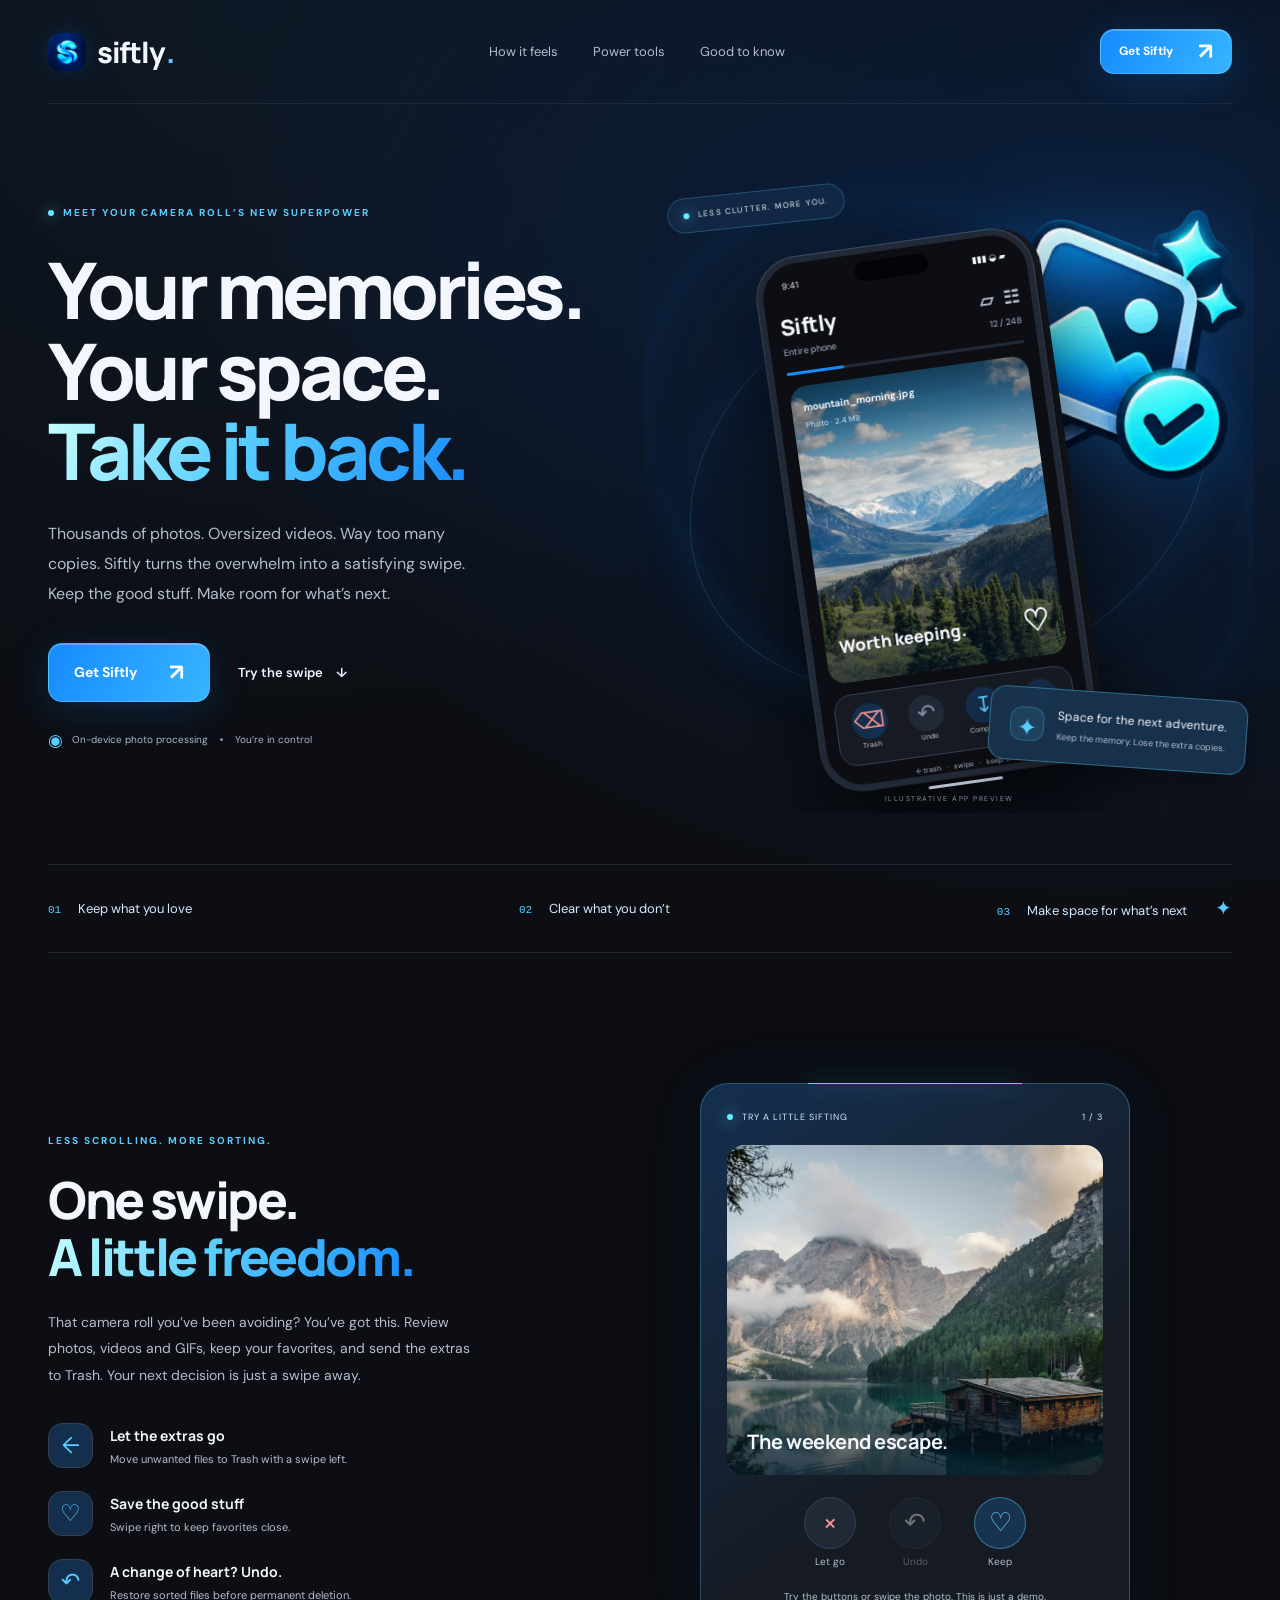
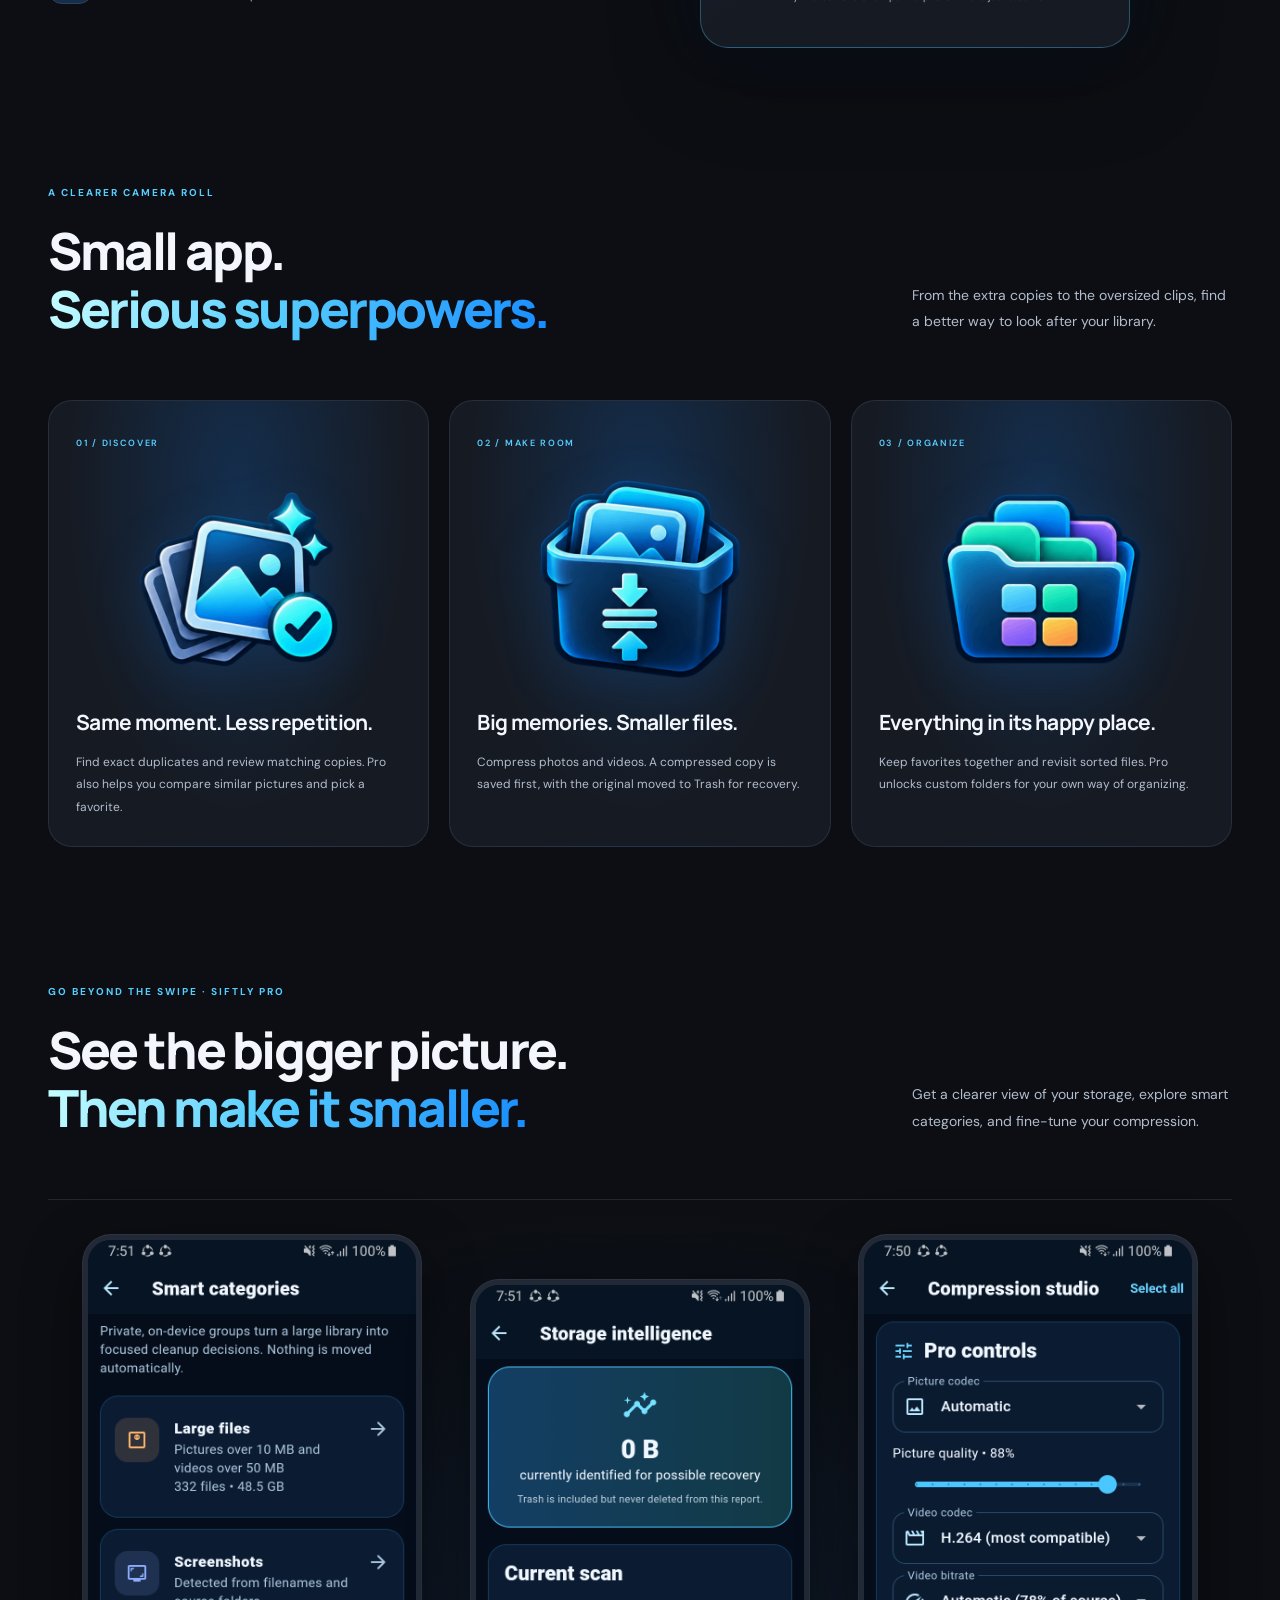
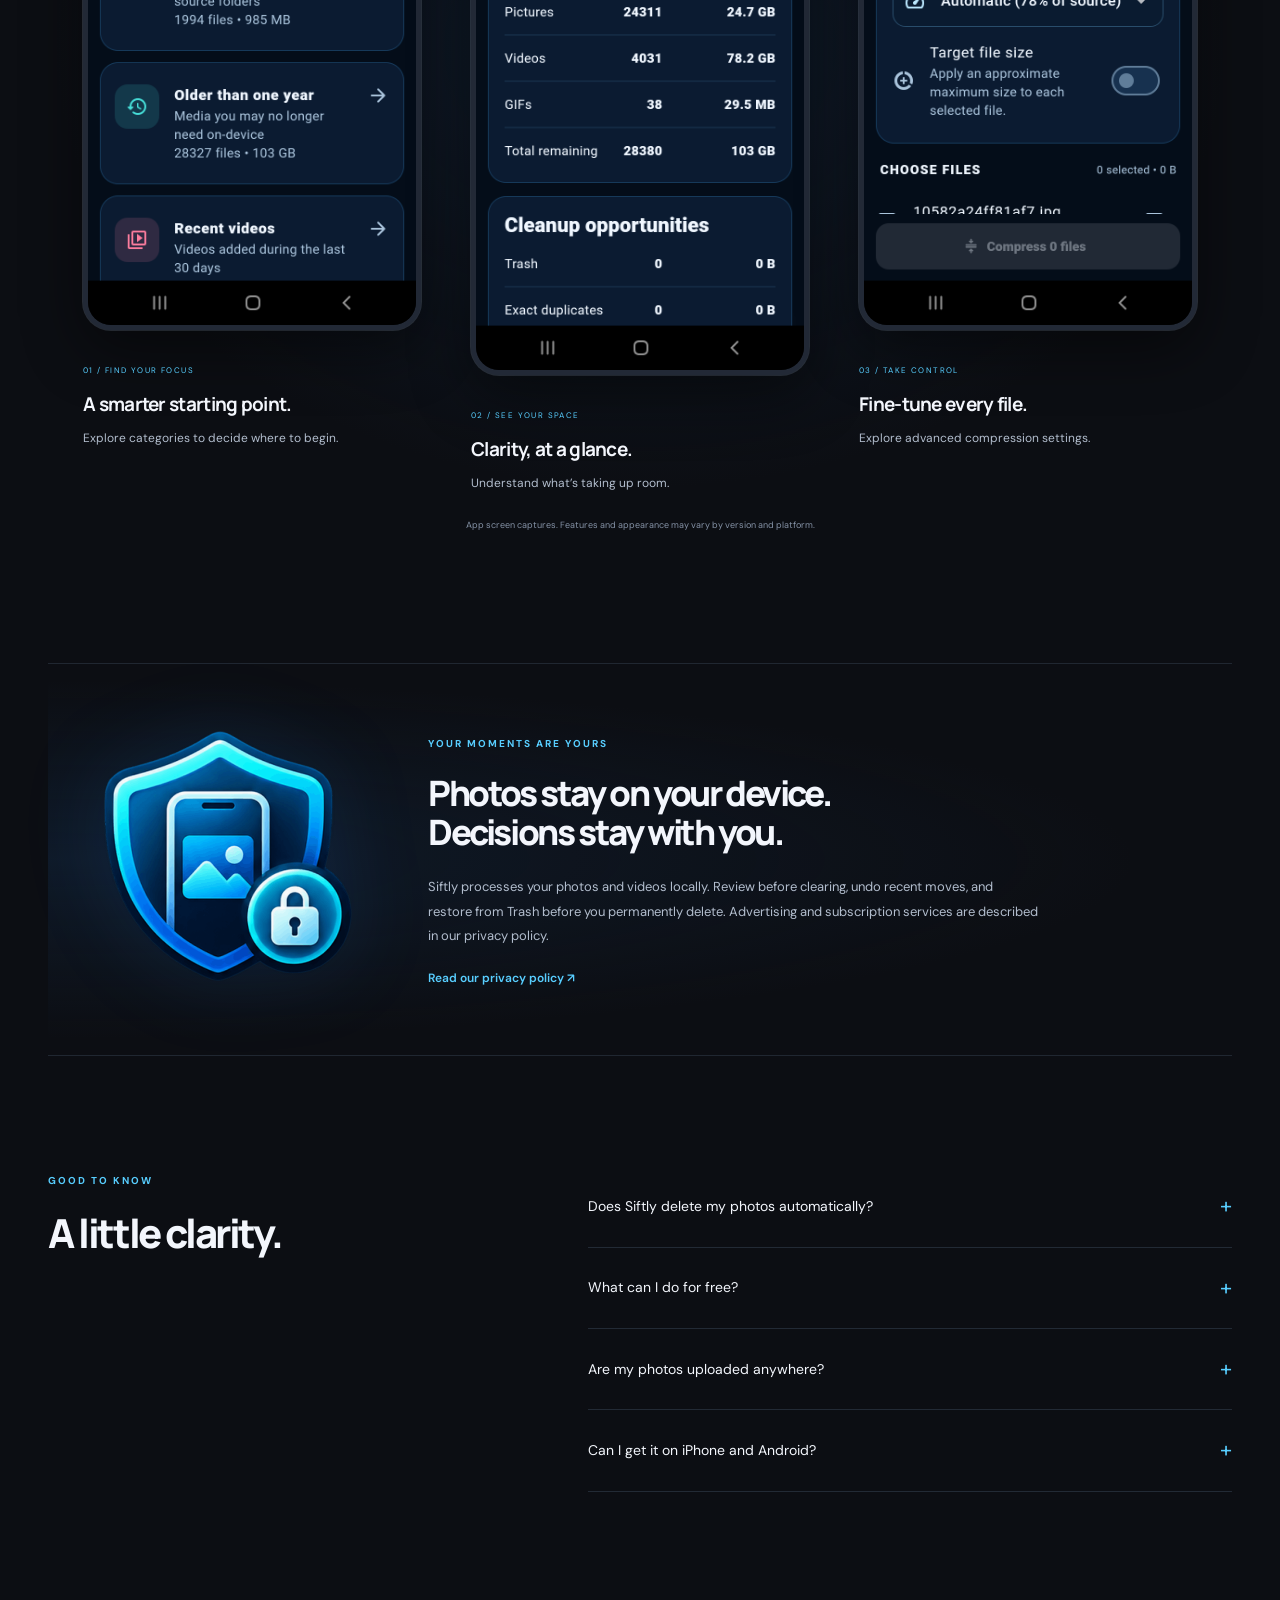
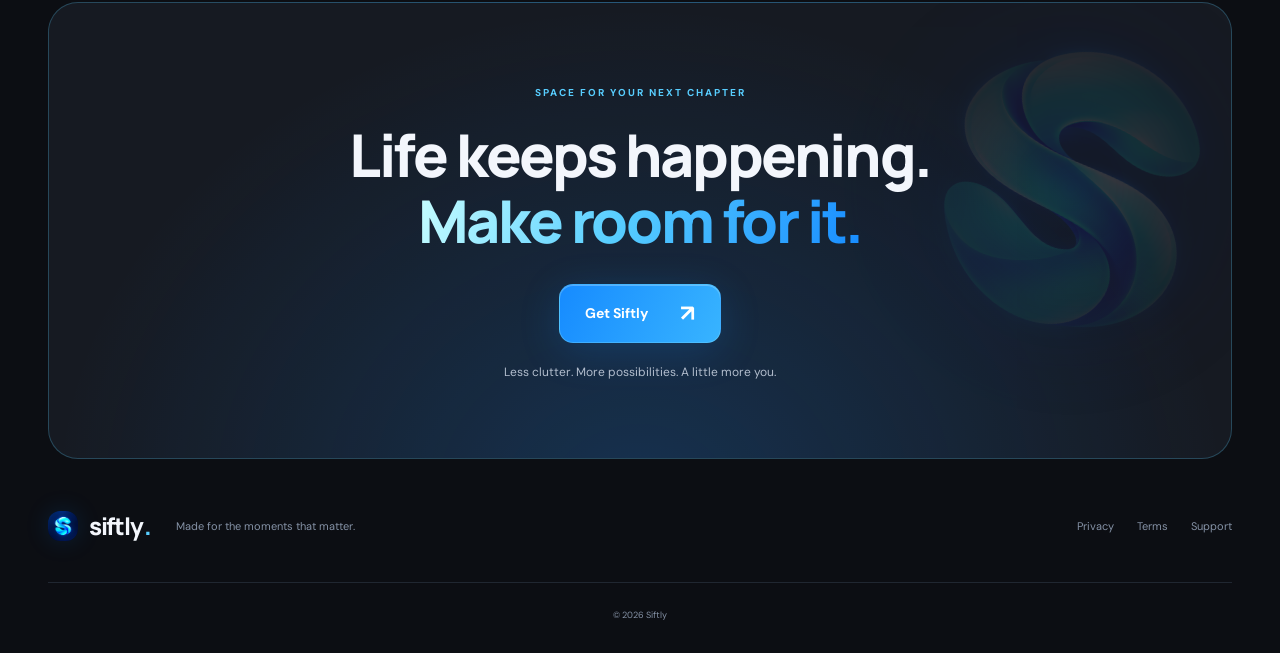
<file: index.html>
<!doctype html>
<html lang="en"><head><meta charset="utf-8"><meta name="viewport" content="width=device-width, initial-scale=1"><meta name="theme-color" content="#0C0E13"><title>Siftly — Your memories. Your space. Take it back.</title><meta name="description" content="Make room for what matters. Siftly helps you review, organize and clean up photos and videos with a swipe, right on your device."><meta property="og:title" content="Siftly — Your memories. Your space. Take it back."><meta property="og:description" content="Keep the moments. Lose the clutter. A calmer way to clean your camera roll."><meta property="og:type" content="website"><meta property="og:image" content="https://yousfyousry.github.io/siftly-site/assets/icon.png"><link rel="icon" href="assets/icon.png"><link rel="stylesheet" href="style.css"><script src="app.js" defer></script></head>
<body><a class="skip" href="#main">Skip to content</a><div class="ambient" aria-hidden="true"></div>
<header class="nav wrap"><a class="brand" href="./" aria-label="Siftly home"><img src="assets/icon.png" alt="" width="38" height="38">siftly<span class="brand-dot">.</span></a><nav aria-label="Main navigation"><a href="#experience">How it feels</a><a href="#tools">Power tools</a><a href="#questions">Good to know</a></nav><a class="button small" href="download/">Get Siftly <span>↗</span></a></header>
<main id="main"><section class="hero wrap"><div class="hero-copy"><div class="eyebrow"><span class="status-dot"></span> MEET YOUR CAMERA ROLL’S NEW SUPERPOWER</div><h1>Your memories.<br>Your space.<br><span>Take it back.</span></h1><p class="lead">Thousands of photos. Oversized videos. Way too many copies. Siftly turns the overwhelm into a satisfying swipe. Keep the good stuff. Make room for what’s next.</p><div class="hero-actions"><a class="button" href="download/">Get Siftly <span>↗</span></a><a class="text-link" href="#experience">Try the swipe <span>↓</span></a></div><div class="hero-note"><span>◉</span> On-device photo processing <i></i> You’re in control</div></div>
<div class="hero-art" aria-label="Illustrative Siftly photo review interface">
<div class="energy-ring ring-one" aria-hidden="true"></div><div class="energy-ring ring-two" aria-hidden="true"></div>
<div class="hero-graphic" aria-hidden="true"><img src="assets/feature1.png" alt="" fetchpriority="high"></div>
<div class="art-tag tag-top"><span class="status-dot"></span> LESS CLUTTER. MORE YOU.</div>
<div class="phone"><div class="phone-top"><span>9:41</span><span>▮▮▮ ◒ ▰</span></div><div class="phone-heading"><span>Siftly</span><span class="phone-menu">▱ &nbsp; ☷</span></div><div class="phone-progress"><span>Entire phone</span><span>12 / 248</span></div><div class="progress-track"><i></i></div><div class="main-photo"><img src="assets/mountain.jpg" alt="A mountain summit, example photo"><span class="photo-label">mountain_morning.jpg <small>Photo · 2.4 MB</small></span><div class="photo-bottom"><span>Worth keeping.</span><span>♡</span></div></div><div class="phone-controls"><span class="trash">⌫<small>Trash</small></span><span class="undo">↶<small>Undo</small></span><span class="compress">↧<small>Compress</small></span><span class="like">♥<small>Like</small></span></div><div class="phone-caption">← trash &nbsp; · &nbsp; swipe &nbsp; · &nbsp; keep →</div><div class="home-indicator"></div></div>
<div class="floating-note"><span class="note-icon">✦</span><div>Space for the next adventure.<small>Keep the memory. Lose the extra copies.</small></div></div><span class="art-caption">ILLUSTRATIVE APP PREVIEW</span></div></section>
<div class="principles wrap"><span><b>01</b> Keep what you love</span><span><b>02</b> Clear what you don’t</span><span><b>03</b> Make space for what’s next <span class="sparkle">✦</span></span></div>
<section class="experience wrap" id="experience"><div class="section-copy"><span class="eyebrow">LESS SCROLLING. MORE SORTING.</span><h2>One swipe.<br><span class="gradient-text">A little freedom.</span></h2><p>That camera roll you’ve been avoiding? You’ve got this. Review photos, videos and GIFs, keep your favorites, and send the extras to Trash. Your next decision is just a swipe away.</p><div class="steps"><div><span>←</span><div><h3>Let the extras go</h3><p>Move unwanted files to Trash with a swipe left.</p></div></div><div><span>♡</span><div><h3>Save the good stuff</h3><p>Swipe right to keep favorites close.</p></div></div><div><span>↶</span><div><h3>A change of heart? Undo.</h3><p>Restore sorted files before permanent deletion.</p></div></div></div></div><div class="demo-panel"><div class="demo-heading"><span><span class="status-dot"></span> TRY A LITTLE SIFTING</span><span id="demo-counter">1 / 3</span></div><div class="demo-photo" id="demo-photo"><img id="demo-image" src="assets/lake.jpg" alt="Mountain lake, example photo"><span id="demo-stamp" aria-hidden="true"></span><span class="demo-photo-caption" id="demo-caption">The weekend escape.</span></div><div class="demo-actions"><button id="demo-trash" aria-label="Move example photo to Trash">×<small>Let go</small></button><button id="demo-undo" aria-label="Undo last example decision" disabled>↶<small>Undo</small></button><button id="demo-keep" aria-label="Keep example photo">♡<small>Keep</small></button></div><p class="demo-status" id="demo-status" role="status">Try the buttons or swipe the photo. This is just a demo.</p></div></section>
<section class="tools wrap" id="tools"><div class="section-top"><div><span class="eyebrow">A CLEARER CAMERA ROLL</span><h2>Small app.<br><span class="gradient-text">Serious superpowers.</span></h2></div><p>From the extra copies to the oversized clips, find a better way to look after your library.</p></div><div class="tool-grid"><article class="tool-card duplicates"><span class="tool-number">01 / DISCOVER</span><div class="feature-art" aria-hidden="true"><img src="assets/feature1.png" alt="" loading="lazy"></div><h3>Same moment. Less repetition.</h3><p>Find exact duplicates and review matching copies. Pro also helps you compare similar pictures and pick a favorite.</p></article><article class="tool-card compression"><span class="tool-number">02 / MAKE ROOM</span><div class="feature-art" aria-hidden="true"><img src="assets/feature2.png" alt="" loading="lazy"></div><h3>Big memories. Smaller files.</h3><p>Compress photos and videos. A compressed copy is saved first, with the original moved to Trash for recovery.</p></article><article class="tool-card organize"><span class="tool-number">03 / ORGANIZE</span><div class="feature-art" aria-hidden="true"><img src="assets/feature3.png" alt="" loading="lazy"></div><h3>Everything in its happy place.</h3><p>Keep favorites together and revisit sorted files. Pro unlocks custom folders for your own way of organizing.</p></article></div></section>
<section class="studio wrap" id="inside"><div class="section-top"><div><span class="eyebrow">GO BEYOND THE SWIPE · SIFTLY PRO</span><h2>See the bigger picture.<br><span class="gradient-text">Then make it smaller.</span></h2></div><p>Get a clearer view of your storage, explore smart categories, and fine-tune your compression.</p></div><div class="screen-gallery"><figure><div class="screen-frame"><img src="assets/s9-smart-categories.png" alt="Siftly smart categories screen" loading="lazy" width="720" height="1480"></div><figcaption><span>01 / FIND YOUR FOCUS</span><h3>A smarter starting point.</h3><p>Explore categories to decide where to begin.</p></figcaption></figure><figure><div class="screen-frame"><img src="assets/s9-storage-report.png" alt="Siftly storage intelligence report showing media types and cleanup opportunities" loading="lazy" width="720" height="1480"></div><figcaption><span>02 / SEE YOUR SPACE</span><h3>Clarity, at a glance.</h3><p>Understand what’s taking up room.</p></figcaption></figure><figure><div class="screen-frame"><img src="assets/s9-compression-studio.png" alt="Siftly compression studio settings" loading="lazy" width="720" height="1480"></div><figcaption><span>03 / TAKE CONTROL</span><h3>Fine-tune every file.</h3><p>Explore advanced compression settings.</p></figcaption></figure></div><p class="capture-note">App screen captures. Features and appearance may vary by version and platform.</p></section><section class="privacy wrap"><div class="privacy-icon" aria-hidden="true"><img src="assets/feature5.png" alt="" loading="lazy"></div><div><span class="eyebrow">YOUR MOMENTS ARE YOURS</span><h2>Photos stay on your device.<br>Decisions stay with you.</h2><p>Siftly processes your photos and videos locally. Review before clearing, undo recent moves, and restore from Trash before you permanently delete. Advertising and subscription services are described in our privacy policy.</p><a class="text-link" href="https://yousfyousry.github.io/siftly-legal/privacy.html">Read our privacy policy ↗</a></div></section>
<section class="faq wrap" id="questions"><div><span class="eyebrow">GOOD TO KNOW</span><h2>A little clarity.</h2></div><div class="faq-list"><details><summary>Does Siftly delete my photos automatically?<span>+</span></summary><p>You decide what to move to Trash. Permanent deletion requires a separate confirmation. Undo and Restore help you recover files before permanent deletion.</p></details><details><summary>What can I do for free?<span>+</span></summary><p>Free includes manual swipe review, photos, videos and GIFs, Favorites, Trash, Undo, Restore, basic local compression and duplicate previews. Pro adds tools such as similar-picture detection, unlimited duplicate cleanup, custom folders and advanced compression. Prices and subscription terms are shown in the app.</p></details><details><summary>Are my photos uploaded anywhere?<span>+</span></summary><p>Siftly does not upload your photos or videos. Media processing happens on your device. The app uses advertising, analytics and subscription services; see the privacy policy for their data practices.</p></details><details><summary>Can I get it on iPhone and Android?<span>+</span></summary><p>Use the download page to choose your platform. Store links will be added here when confirmed. Availability may vary by platform and region.</p></details></div></section>
<section class="final-cta wrap"><span class="eyebrow">SPACE FOR YOUR NEXT CHAPTER</span><h2>Life keeps happening.<br><span class="gradient-text">Make room for it.</span></h2><a class="button" href="download/">Get Siftly <span>↗</span></a><p>Less clutter. More possibilities. A little more you.</p><img class="cta-logo" src="assets/icon.png" alt="" loading="lazy"></section></main>
<footer class="wrap"><a class="brand" href="./"><img src="assets/icon.png" alt="" width="30" height="30">siftly<span class="brand-dot">.</span></a><span>Made for the moments that matter.</span><div><a href="https://yousfyousry.github.io/siftly-legal/privacy.html">Privacy</a><a href="https://yousfyousry.github.io/siftly-legal/terms.html">Terms</a><a href="https://yousfyousry.github.io/siftly-legal/support.html">Support</a></div><small>© 2026 Siftly</small></footer></body></html>
</file>
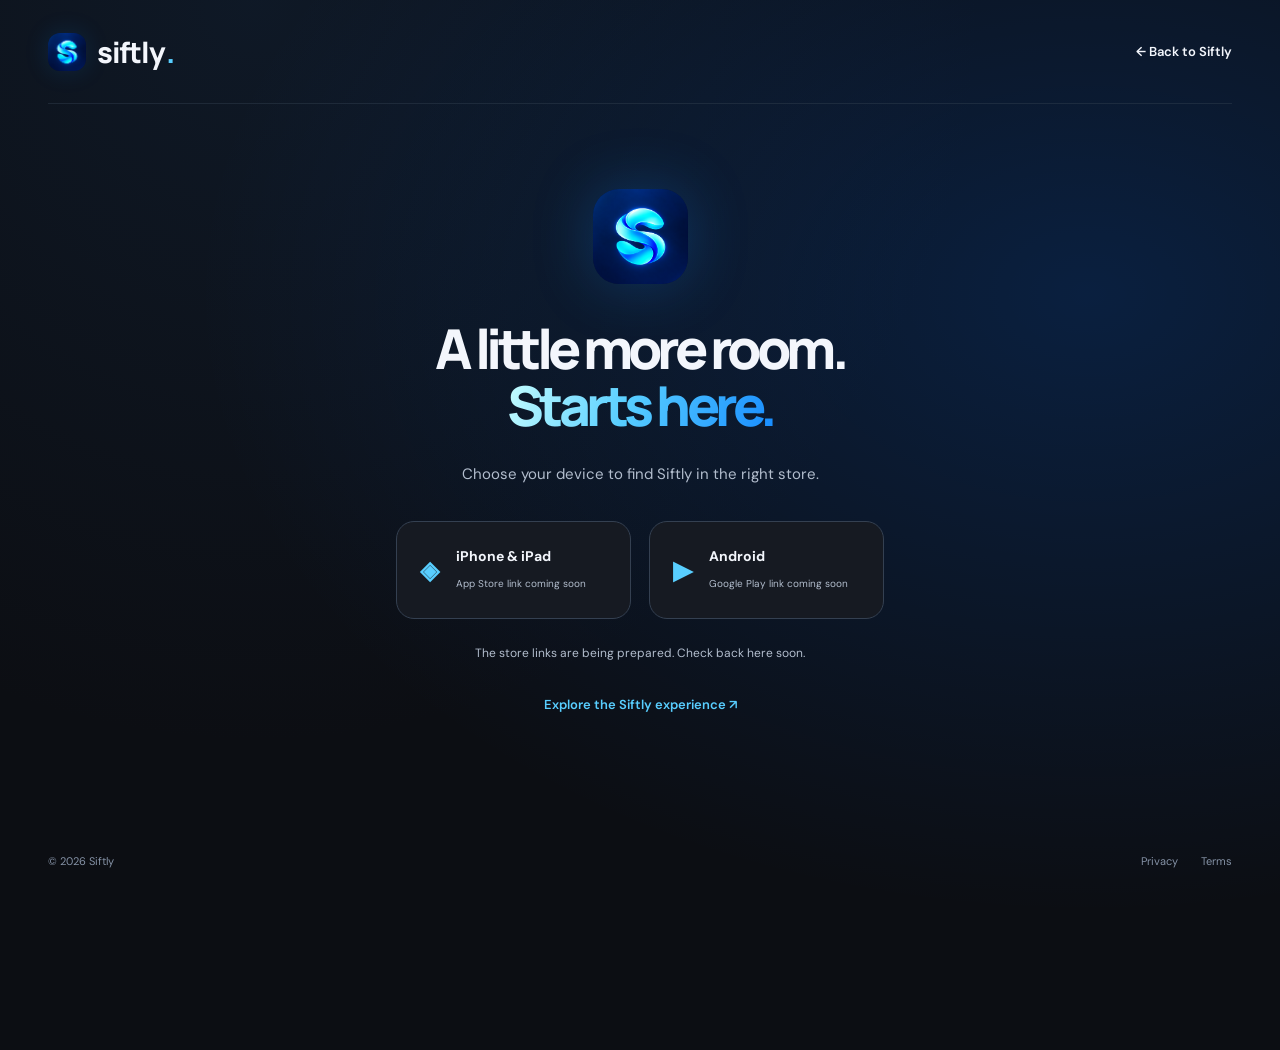
<file: download/index.html>
<!doctype html><html lang="en"><head><meta charset="utf-8"><meta name="viewport" content="width=device-width, initial-scale=1"><meta name="theme-color" content="#0C0E13"><title>Get Siftly — Your download starts here</title><meta name="description" content="One link for Siftly on iPhone, iPad and Android. Find the right store for your device."><meta name="robots" content="noindex"><link rel="icon" href="../assets/icon.png"><link rel="stylesheet" href="../style.css"><script src="../store-config.js" defer></script><script src="download.js" defer></script></head><body class="download-page"><div class="ambient" aria-hidden="true"></div><header class="nav wrap"><a class="brand" href="../"><img src="../assets/icon.png" alt="" width="38" height="38">siftly<span class="brand-dot">.</span></a><a class="text-link" href="../">← Back to Siftly</a></header><main class="download-main wrap"><img src="../assets/icon.png" alt="Siftly app icon"><h1>A little more room.<br><span>Starts here.</span></h1><p id="device-message">Choose your device to find Siftly in the right store.</p><div class="store-options"><a class="store-option" id="ios-link" href="#availability"><b aria-hidden="true">◈</b><div><strong>iPhone & iPad</strong><small id="ios-label">App Store link coming soon</small></div></a><a class="store-option" id="android-link" href="#availability"><b aria-hidden="true">▶</b><div><strong>Android</strong><small id="android-label">Google Play link coming soon</small></div></a></div><p class="download-status" id="availability" role="status">The store links are being prepared. Check back here soon.</p><noscript><p>Enable JavaScript for automatic device detection. Store availability will be shown here when links are added.</p></noscript><a class="text-link" href="../#experience">Explore the Siftly experience ↗</a></main><footer class="wrap"><span>© 2026 Siftly</span><div><a href="https://yousfyousry.github.io/siftly-legal/privacy.html">Privacy</a><a href="https://yousfyousry.github.io/siftly-legal/terms.html">Terms</a></div></footer></body></html>
</file>
<file: style.css>
@import url('https://fonts.googleapis.com/css2?family=DM+Sans:wght@400;500;600;700&family=Manrope:wght@400;500;600;700;800&display=swap');
:root{color-scheme:dark;--bg:#0c0e13;--surface:#161a22;--raised:#222936;--text:#f3f6fc;--muted:#b2bdcd;--blue:#168bff;--cyan:#58ceff;--line:#344051;--gradient:linear-gradient(110deg,#c9ffff 0%,#58ceff 45%,#168bff 100%)}
*{box-sizing:border-box}html{scroll-behavior:smooth;scroll-padding-top:30px}body{margin:0;background:var(--bg);color:var(--text);font-family:'DM Sans',sans-serif;line-height:1.65;overflow-x:clip}a{color:inherit;text-decoration:none}button{font:inherit}a,button,summary{-webkit-tap-highlight-color:transparent}a:focus-visible,button:focus-visible,summary:focus-visible{outline:3px solid var(--cyan);outline-offset:6px}.wrap{max-width:1240px;width:calc(100% - 96px);margin-inline:auto}.ambient{position:absolute;inset:0 0 auto;height:1050px;z-index:-1;background:radial-gradient(ellipse at 85% 28%,#006cff30,transparent 58%),radial-gradient(ellipse at 20% 0%,#142e4d55,transparent 50%);pointer-events:none}.nav{height:104px;display:flex;align-items:center;justify-content:space-between;border-bottom:1px solid #34405170}.brand{display:flex;align-items:center;gap:11px;font:800 29px 'Manrope',sans-serif;letter-spacing:-1.3px}.brand img{border-radius:12px;box-shadow:0 0 25px #168bff25}.brand-dot{color:var(--cyan);margin-left:-9px}.nav nav{display:flex;gap:35px;font-size:13px;color:var(--muted)}.nav nav a:hover,.text-link:hover,footer a:hover{color:var(--cyan)}.button{display:inline-flex;align-items:center;justify-content:center;gap:32px;background:linear-gradient(115deg,#168bff,#38b4ff);color:#fff;padding:17px 25px;border-radius:14px;font-size:14px;font-weight:700;border:1px solid #77d9ff66;box-shadow:0 8px 40px #168bff30,inset 0 1px #ffffff40;transition:transform .2s,box-shadow .2s}.button:hover{transform:translateY(-3px);box-shadow:0 10px 45px #168bff55}.button span{font-size:23px;line-height:1}.button.small{padding:10px 18px;font-size:12px;gap:25px}.eyebrow{font-size:10px;font-weight:700;letter-spacing:2px;color:var(--cyan);display:inline-flex;align-items:center;gap:9px}.status-dot{display:inline-block;width:6px;height:6px;border-radius:50%;background:#62eeff;box-shadow:0 0 14px #58ceff;flex-shrink:0}h1,h2,h3,p{margin:0}h1,h2,h3{font-family:'Manrope',sans-serif}h1{font-size:clamp(52px,6.1vw,82px);line-height:1.03;letter-spacing:-4.5px;font-weight:800;margin:25px 0 28px}h1>span,.gradient-text{background:var(--gradient);background-clip:text;-webkit-background-clip:text;color:transparent}.hero{display:grid;grid-template-columns:minmax(0,1.05fr) minmax(0,1fr);min-height:760px;align-items:center;gap:25px;padding-block:48px 64px}.hero-copy{position:relative;z-index:2}.lead{font-size:16px;max-width:445px;color:var(--muted);line-height:1.9}.hero-actions{display:flex;gap:28px;align-items:center;margin:33px 0 24px}.text-link{font-size:13px;font-weight:600}.hero-actions .text-link span{margin-left:10px}.hero-note{font-size:10px;color:#a8b9cc;display:flex;gap:9px;align-items:center}.hero-note>span{font-size:17px;color:var(--cyan)}.hero-note i{width:3px;height:3px;border-radius:50%;background:#8592a6;margin-inline:3px}.hero-art{height:630px;position:relative;isolation:isolate}.energy-ring{position:absolute;width:540px;height:540px;border:1px solid #58ceff30;border-radius:50%;left:50%;top:50%;transform:translate(-50%,-50%) rotate(-25deg) scaleY(.75);z-index:-1;box-shadow:0 0 70px #168bff15,inset 0 0 50px #168bff0c}.ring-two{width:650px;height:650px;border-style:dashed;border-color:#168bff20;transform:translate(-50%,-50%) rotate(35deg) scaleY(.75)}.hero-graphic{position:absolute;top:28px;right:-15px;width:320px;transform:rotate(12deg);filter:drop-shadow(0 0 40px #168bff40);z-index:-1;animation:float 8s ease-in-out infinite}.hero-graphic img{width:100%;height:auto}.art-tag{position:absolute;top:30px;left:0;border:1px solid #58ceff40;border-radius:100px;background:#142e4d99;backdrop-filter:blur(20px);font-size:8px;letter-spacing:1.2px;padding:10px 15px;display:flex;gap:9px;align-items:center;transform:rotate(-6deg)}.phone{position:absolute;top:80px;left:46%;transform:translateX(-50%) rotate(-8deg);width:278px;height:538px;border:6px solid #222936;border-radius:42px;background:#0c0e13;box-shadow:0 45px 90px #000b,0 0 0 1px #74839988,8px 0 0 #161a22;padding:15px 13px}.phone-top{font-size:9px;display:flex;justify-content:space-between;padding:0 7px 18px}.phone-top:after{content:'';position:absolute;top:8px;left:94px;width:75px;height:20px;background:#02040a;border-radius:20px}.phone-heading{display:flex;align-items:center;justify-content:space-between;font:800 22px 'Manrope';letter-spacing:-.6px}.phone-menu{font-size:18px;color:#b2bdcd}.phone-progress{display:flex;justify-content:space-between;font-size:9px;color:#b2bdcd;margin-top:3px}.progress-track{height:3px;background:#222936;margin-block:12px;border-radius:4px}.progress-track i{display:block;width:24%;height:100%;background:var(--blue);border-radius:4px}.main-photo{height:300px;border-radius:17px;position:relative;overflow:hidden}.main-photo>img{width:100%;height:100%;object-fit:cover}.main-photo:after{content:'';position:absolute;inset:0;background:linear-gradient(#03172b44,transparent 45%,#03172b99)}.photo-label{position:absolute;z-index:1;top:14px;left:12px;font-size:10px;font-weight:700}.photo-label small{display:block;font-size:8px;font-weight:400;color:#d3eaff;margin-top:3px}.photo-bottom{position:absolute;z-index:1;bottom:16px;left:14px;right:14px;display:flex;align-items:center;justify-content:space-between;font:800 17px 'Manrope'}.photo-bottom>span:last-child{font-size:30px}.phone-controls{display:flex;justify-content:space-around;border:1px solid #344051;border-radius:18px;background:#161a22;padding:10px 4px 24px;margin-top:12px}.phone-controls>span{display:grid;place-items:center;border-radius:50%;background:#142e4d;width:36px;height:36px;font-size:22px;position:relative}.phone-controls small{position:absolute;top:37px;font:500 7px 'DM Sans';color:#b2bdcd}.phone-controls .trash{color:#ff958f}.phone-controls .undo{background:#222936;color:#8592a6}.phone-controls .compress{color:#58ceff}.phone-controls .like{color:#58ceff}.phone-caption{text-align:center;font-size:7px;color:#b2bdcd;margin-top:8px}.home-indicator{height:3px;width:75px;background:#b2bdcd;border-radius:4px;margin:11px auto}.floating-note{position:absolute;bottom:24px;right:-15px;display:flex;gap:13px;align-items:center;background:#18334eee;border:1px solid #58ceff60;backdrop-filter:blur(16px);border-radius:16px;padding:17px 20px;box-shadow:0 10px 40px #0005;transform:rotate(4deg);font-size:12px}.floating-note small{display:block;color:#b2bdcd;font-size:9px;margin-top:3px}.note-icon{display:grid;place-items:center;background:#58ceff1a;color:#58ceff;border:1px solid #58ceff40;width:34px;height:34px;border-radius:12px;font-size:24px}.art-caption{position:absolute;bottom:-14px;left:50%;transform:translateX(-50%);font-size:7px;letter-spacing:1.5px;color:#8592a6;white-space:nowrap}.principles{display:flex;align-items:center;justify-content:space-between;border-block:1px solid #34405180;padding:27px 0;font-size:13px;color:#d3eaff}.principles b{font:400 11px monospace;color:var(--cyan);margin-right:14px}.sparkle{color:var(--cyan);font-size:20px;margin-left:25px}h2{font-size:clamp(35px,4vw,52px);line-height:1.12;letter-spacing:-2.4px;font-weight:800;margin:18px 0 23px}.experience{display:grid;grid-template-columns:1fr 1fr;gap:120px;align-items:center;padding-block:130px}.section-copy>p,.section-top>p,.privacy p{color:var(--muted);font-size:14px;line-height:1.9;max-width:425px}.steps{margin-top:35px;display:grid;gap:23px}.steps>div{display:flex;gap:17px;align-items:center}.steps>div>span{width:45px;height:45px;border:1px solid #344051;border-radius:14px;background:#142e4d;color:var(--cyan);display:grid;place-items:center;font-size:23px;flex-shrink:0}.steps h3{font-size:14px}.steps p{font-size:11px;color:var(--muted);margin-top:3px}.demo-panel{border:1px solid #58ceff50;border-radius:28px;padding:26px;background:linear-gradient(145deg,#152f4f,#161a22 65%);max-width:430px;box-shadow:0 30px 90px #0004,0 0 70px #168bff0e;position:relative}.demo-panel:before{content:'';position:absolute;top:-1px;left:25%;right:25%;height:1px;background:#58ceff;box-shadow:0 0 20px #58ceff}.demo-heading{display:flex;align-items:center;justify-content:space-between;color:#d3eaff;font-size:9px;letter-spacing:1px;margin-bottom:20px}.demo-heading>span:first-child{display:flex;align-items:center;gap:9px}.demo-photo{height:330px;border-radius:18px;position:relative;overflow:hidden;touch-action:pan-y;transition:transform .2s;user-select:none}.demo-photo img{width:100%;height:100%;object-fit:cover;pointer-events:none}.demo-photo:after{content:'';position:absolute;inset:60% 0 0;background:linear-gradient(transparent,#03172bbf)}.demo-photo-caption{position:absolute;bottom:20px;left:20px;z-index:1;font:700 20px 'Manrope';letter-spacing:-.5px}.demo-actions{display:flex;justify-content:center;gap:33px;padding-top:22px}.demo-actions button{border:1px solid #344051;background:#222936;color:#f3f6fc;border-radius:50%;width:52px;height:52px;font-size:26px;position:relative;cursor:pointer;transition:transform .2s,background .2s}.demo-actions button:hover{transform:scale(1.1);background:#142e4d}.demo-actions button:disabled{opacity:.4;cursor:default}.demo-actions small{position:absolute;top:56px;left:0;right:0;font-size:10px;color:#b2bdcd;white-space:nowrap}.demo-actions button:first-child{color:#ff958f}.demo-actions button:last-child{color:#58ceff;background:#18334e;border-color:#58ceff70}.demo-status{margin-top:40px;font-size:10px;text-align:center;color:#b2bdcd;min-height:32px}#demo-stamp{display:none;position:absolute;top:25px;left:25px;border:2px solid currentColor;border-radius:7px;padding:4px 12px;transform:rotate(-12deg);font-size:24px;font-weight:700;z-index:2}.section-top{display:flex;justify-content:space-between;align-items:flex-end;gap:35px;margin-bottom:40px}.section-top>p{max-width:320px;margin-bottom:25px}.tool-grid{display:grid;grid-template-columns:repeat(3,minmax(0,1fr));gap:20px}.tool-card{border:1px solid #34405190;border-radius:24px;background:radial-gradient(ellipse at 50% 20%,#142e4d,#161a22 65%);padding:27px;overflow:hidden;transition:border-color .3s,transform .3s}.tool-card:hover{transform:translateY(-6px);border-color:#58ceff70}.tool-number{font-size:9px;font-weight:600;letter-spacing:1.7px;color:var(--cyan)}.feature-art{height:210px;display:grid;place-items:center;margin-top:20px}.feature-art img{width:200px;height:200px;object-fit:contain;filter:drop-shadow(0 10px 25px #168bff20)}.tool-card h3{font-size:21px;line-height:1.35;letter-spacing:-.7px;margin:24px 0 14px}.tool-card p{font-size:12px;line-height:1.9;color:var(--muted)}.studio{padding-top:130px}.screen-gallery{display:grid;grid-template-columns:repeat(3,minmax(0,1fr));gap:50px;padding:35px 35px 0;background:radial-gradient(ellipse at 50% 50%,#142e4d70,transparent 70%);border-top:1px solid #34405180}.screen-gallery figure{margin:0;min-width:0}.screen-gallery figure:nth-child(2){padding-top:45px}.screen-frame{border:5px solid #222936;border-radius:28px;overflow:hidden;background:#0c0e13;box-shadow:0 20px 60px #0007,0 0 0 1px #74839960;aspect-ratio:720/1480}.screen-frame img{width:100%;height:100%;display:block;object-fit:cover}.screen-gallery figcaption{padding:25px 0 0}.screen-gallery figcaption>span{font-size:8px;color:var(--cyan);letter-spacing:1.4px}.screen-gallery h3{font-size:19px;letter-spacing:-.7px;margin:8px 0}.screen-gallery p{font-size:12px;color:var(--muted)}.capture-note{font-size:9px;color:#8592a6;margin-top:25px;text-align:center}.privacy{display:grid;grid-template-columns:270px 1fr;align-items:center;gap:65px;margin-top:130px;padding:65px 45px;border-block:1px solid #34405180;background:radial-gradient(ellipse at 0 50%,#142e4d60,transparent 65%)}.privacy-icon img{width:100%;max-height:250px;object-fit:contain;filter:drop-shadow(0 0 40px #168bff20)}.privacy h2{font-size:35px}.privacy p{max-width:610px;font-size:13px}.privacy .text-link{display:inline-block;margin-top:20px;color:var(--cyan);font-size:12px}.faq{display:grid;grid-template-columns:1fr 1.4fr;gap:80px;padding-block:110px}.faq h2{font-size:40px}.faq details{border-bottom:1px solid #34405190;padding:22px 0}.faq summary{display:flex;justify-content:space-between;align-items:center;gap:20px;cursor:pointer;font-size:14px;list-style:none}.faq summary::-webkit-details-marker{display:none}.faq summary>span{font-size:22px;color:var(--cyan);transition:transform .2s}.faq details[open] summary>span{transform:rotate(45deg)}.faq details p{font-size:12px;color:var(--muted);padding:17px 20px 0 0;line-height:1.9}.final-cta{position:relative;isolation:isolate;overflow:hidden;text-align:center;border:1px solid #58ceff40;border-radius:30px;padding:75px 30px;background:radial-gradient(ellipse at 50% 110%,#168bff35,transparent 70%),#161a22}.final-cta h2{font-size:59px;margin-bottom:30px}.final-cta p{font-size:12px;color:var(--muted);margin-top:20px}.cta-logo{position:absolute;right:-75px;top:-50px;width:470px;opacity:.15;z-index:-1;transform:rotate(16deg);mask-image:radial-gradient(ellipse,#000,transparent 70%)}footer{display:flex;align-items:center;gap:25px;flex-wrap:wrap;padding:50px 0 30px;font-size:11px;color:#8592a6}footer .brand{font-size:24px;color:var(--text)}footer>div{margin-left:auto;display:flex;gap:23px}footer small{width:100%;font-size:9px;text-align:center;border-top:1px solid #34405180;padding-top:25px;margin-top:15px}.skip{position:absolute;top:-100px;left:20px;padding:10px;z-index:10;background:var(--blue)}.skip:focus{top:10px}.reveal{opacity:0;transform:translateY(20px);transition:opacity .7s,transform .7s}.reveal.visible{opacity:1;transform:none}@keyframes float{50%{transform:translateY(-12px) rotate(8deg)}}
.download-page{min-height:100vh;display:flex;flex-direction:column}.download-main{flex:1;text-align:center;padding:85px 0}.download-main>img{width:95px;border-radius:26px;box-shadow:0 0 60px #168bff40}.download-main h1{font-size:55px;margin:28px auto}.download-main>p{max-width:460px;margin:auto;color:var(--muted);font-size:15px}.store-options{display:flex;justify-content:center;gap:18px;margin:35px 0 25px}.store-option{width:235px;display:flex;align-items:center;gap:17px;text-align:left;border:1px solid #344051;border-radius:18px;background:var(--surface);padding:23px}.store-option b{font-size:25px;color:var(--cyan)}.store-option strong{display:block;font-size:14px}.store-option small{font-size:10px;color:var(--muted)}.store-option.detected{border-color:var(--blue);box-shadow:0 0 40px #168bff25}.download-status{font-size:12px!important;padding-inline:15px}.download-main .text-link{display:inline-block;margin-top:30px;color:var(--cyan)}
@media(max-width:1100px){.wrap{width:calc(100% - 64px)}h1{font-size:65px}.hero-art{transform:scale(.86);transform-origin:center}.hero{gap:0;min-height:700px}.hero-actions{gap:20px}.experience{gap:65px}.tool-card{padding:22px}.tool-card h3{font-size:19px}.screen-gallery{gap:30px;padding-inline:20px}.privacy{gap:40px;grid-template-columns:220px 1fr;padding-inline:25px}.final-cta h2{font-size:52px}}
@media(max-width:800px){.nav{height:90px}.nav nav{gap:20px}.nav nav a{font-size:11px}.nav nav a:last-child{display:none}.hero{grid-template-columns:minmax(0,1fr);text-align:center;padding-top:65px;gap:10px}.hero-copy{max-width:600px;margin:auto}.hero h1{font-size:75px}.lead{margin:auto}.hero-actions,.hero-note{justify-content:center}.hero-art{width:540px;max-width:100%;margin:auto;transform:scale(.9);height:640px;margin-top:20px;margin-bottom:-35px}.hero-graphic{right:0}.principles{font-size:11px}.sparkle{display:none}.experience{gap:35px;padding-block:85px}.demo-panel{padding:18px}.demo-photo{height:290px}.steps p{font-size:10px}.tool-grid{gap:12px}.tool-card{padding:18px}.feature-art{height:150px}.feature-art img{width:145px;height:145px}.tool-card h3{font-size:17px}.tool-card p{font-size:11px}.section-top>p{max-width:250px;font-size:13px}.studio{padding-top:85px}.screen-gallery{gap:18px;padding-inline:0}.screen-frame{border-radius:20px;border-width:4px}.screen-gallery h3{font-size:16px}.screen-gallery p{font-size:11px}.privacy{margin-top:85px;grid-template-columns:150px 1fr;gap:25px}.privacy h2{font-size:28px}.faq{gap:35px;padding-block:80px}.faq h2{font-size:35px}.final-cta h2{font-size:45px}footer>span{display:none}}
@media(max-width:560px){.wrap{width:calc(100% - 40px)}.nav nav{display:none}.brand{font-size:26px}.hero{padding-block:48px 35px}.hero .eyebrow{font-size:8px;letter-spacing:1.5px}.hero h1{font-size:61px;letter-spacing:-3.4px}.lead{font-size:14px;line-height:1.85}.hero-actions{gap:22px;flex-wrap:wrap;margin-top:28px}.hero-note{font-size:9px;gap:6px}.hero-art{width:355px;max-width:100%;height:560px;transform:none;margin-bottom:0;margin-top:20px}.phone{width:245px;height:505px;top:35px;left:46%;padding:14px 11px;transform:translateX(-50%) rotate(-6deg)}.phone-top:after{left:77px}.main-photo{height:270px}.phone-controls>span{width:33px;height:33px}.phone-controls small{top:34px}.phone-caption{margin-top:7px}.hero-graphic{width:205px;right:-12px;top:0}.art-tag{font-size:6px;padding:8px 10px;left:-8px;top:0}.energy-ring{width:350px;height:430px}.ring-two{width:400px;height:520px}.floating-note{right:-3px;bottom:10px;font-size:10px;padding:12px 14px;gap:8px}.floating-note small{font-size:8px}.note-icon{width:28px;height:28px;font-size:20px}.art-caption{bottom:-18px;font-size:6px}.principles{gap:13px;padding:22px 0;flex-wrap:wrap;font-size:11px}.principles>span:last-child{width:100%}.principles b{margin-right:7px}h2{font-size:38px;letter-spacing:-1.9px}.eyebrow{font-size:8px;letter-spacing:1.5px}.experience{grid-template-columns:1fr;gap:35px;padding-block:75px}.section-copy>p{font-size:13px}.steps p{font-size:11px}.demo-panel{padding:22px;width:100%;margin:auto}.demo-photo{height:310px}.section-top{display:block;margin-bottom:30px}.section-top>p{max-width:100%;margin-top:20px}.tool-grid{grid-template-columns:1fr;gap:18px}.tool-card{padding:25px}.feature-art{height:195px}.feature-art img{width:195px;height:195px}.tool-card h3{font-size:24px;margin-top:20px}.tool-card p{font-size:13px}.studio{padding-top:75px}.screen-gallery{grid-template-columns:1fr;padding:30px 35px 0;gap:40px}.screen-gallery figure:nth-child(2){padding-top:0}.screen-frame{max-width:270px;margin:auto;border-radius:26px}.screen-gallery figcaption{text-align:center}.screen-gallery h3{font-size:23px}.screen-gallery p{font-size:12px}.capture-note{font-size:8px}.privacy{grid-template-columns:1fr;gap:20px;padding:35px 0;margin-top:70px}.privacy-icon{width:160px}.privacy h2{font-size:30px;letter-spacing:-1.2px}.privacy p{font-size:12px}.faq{grid-template-columns:1fr;gap:5px;padding-block:65px}.faq summary{font-size:13px}.final-cta{padding:48px 20px}.final-cta h2{font-size:36px;letter-spacing:-1.8px}.cta-logo{width:350px;right:-80px;top:5px}footer{padding-top:35px;justify-content:space-between}footer>div{gap:14px;font-size:10px}.download-main{padding:60px 0}.download-main h1{font-size:40px;letter-spacing:-2px}.download-main>p{font-size:13px}.store-options{flex-direction:column;align-items:center}.store-option{width:100%;max-width:330px}.download-page .nav .text-link{font-size:11px}}
@media(max-width:360px){.hero h1{font-size:53px}.hero-art{transform:scale(.92);transform-origin:center}.hero-note{font-size:8px}.screen-gallery{padding-inline:12px}.final-cta h2{font-size:31px}}
@media(prefers-reduced-motion:reduce){html{scroll-behavior:auto}*,*:before,*:after{transition:none!important;animation:none!important}.reveal{opacity:1;transform:none}}
/* Contain the decorative rings without changing the layout of the app preview. */
.hero-art{overflow:clip;overflow-clip-margin:22px}
@media(max-width:560px){.hero h1{font-size:clamp(39px,12vw,58px);letter-spacing:-2.7px}.hero-art{overflow-clip-margin:0}.art-caption{bottom:0}.floating-note{bottom:20px}.energy-ring{width:290px;height:340px}.ring-two{width:310px;height:390px}}
</file>
